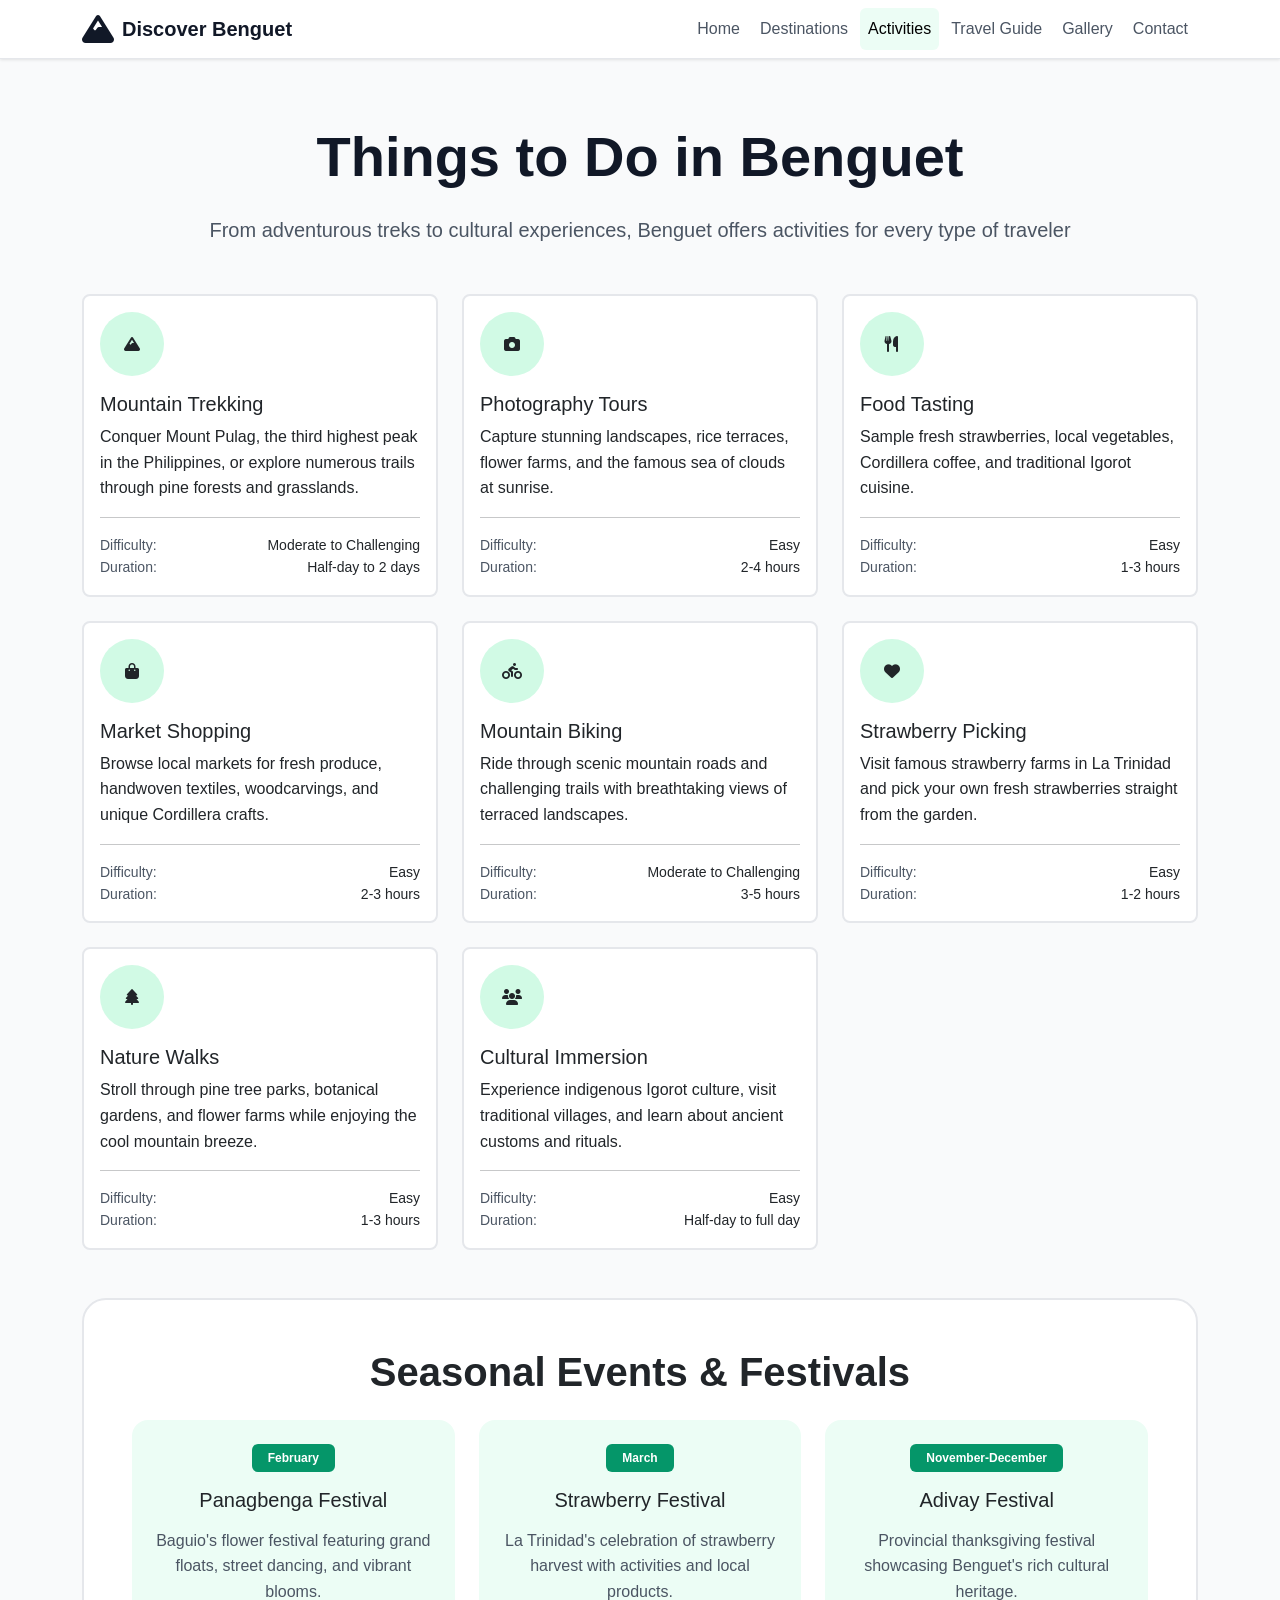
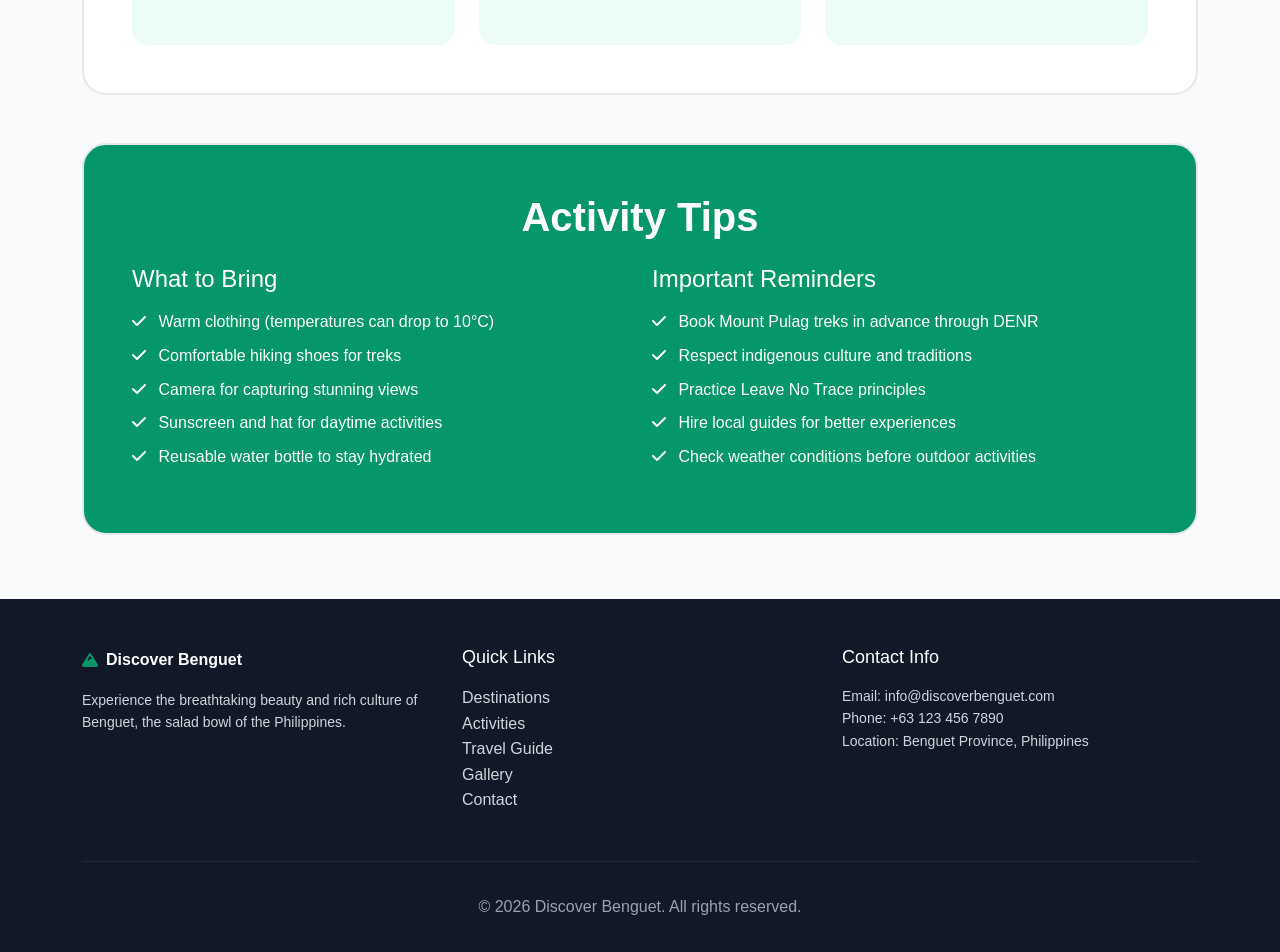
<file: activities.html>
<!DOCTYPE html>
<html lang="en">
<head>
    <meta charset="UTF-8">
    <meta name="viewport" content="width=device-width, initial-scale=1.0">
    <title>Activities - Discover Benguet</title>
    <link href="https://cdn.jsdelivr.net/npm/bootstrap@5.3.0/dist/css/bootstrap.min.css" rel="stylesheet">
    <link href="css/styles.css" rel="stylesheet">
    <link rel="stylesheet" href="https://cdnjs.cloudflare.com/ajax/libs/font-awesome/6.4.0/css/all.min.css">
</head>
<body>
    <!-- Header -->
    <nav class="navbar navbar-expand-lg sticky-top">
        <div class="container">
            <a class="navbar-brand" href="index.html">
                <i class="fas fa-mountain" style="font-size: 2rem;"></i>
                <span>Discover Benguet</span>
            </a>
            <button class="navbar-toggler" type="button" data-bs-toggle="collapse" data-bs-target="#navbarNav">
                <span class="navbar-toggler-icon"></span>
            </button>
            <div class="collapse navbar-collapse justify-content-end" id="navbarNav">
                <ul class="navbar-nav">
                    <li class="nav-item"><a class="nav-link" href="index.html">Home</a></li>
                    <li class="nav-item"><a class="nav-link" href="destinations.html">Destinations</a></li>
                    <li class="nav-item"><a class="nav-link" href="activities.html">Activities</a></li>
                    <li class="nav-item"><a class="nav-link" href="guide.html">Travel Guide</a></li>
                    <li class="nav-item"><a class="nav-link" href="gallery.html">Gallery</a></li>
                    <li class="nav-item"><a class="nav-link" href="contact.html">Contact</a></li>
                </ul>
            </div>
        </div>
    </nav>

    <!-- Page Content -->
    <div class="section-padding bg-light-gray">
        <div class="container">
            <!-- Header -->
            <div class="text-center mb-5">
                <h1 class="display-4 fw-bold mb-4">Things to Do in Benguet</h1>
                <p class="fs-5 text-gray-600">From adventurous treks to cultural experiences, Benguet offers activities for every type of traveler</p>
            </div>

            <!-- Activities Grid -->
            <div class="row g-4 mb-5">
                <div class="col-md-6 col-lg-4">
                    <div class="card card-hover-border h-100">
                        <div class="card-body">
                            <div class="icon-circle">
                                <i class="fas fa-mountain"></i>
                            </div>
                            <h5 class="card-title">Mountain Trekking</h5>
                            <p class="card-text">Conquer Mount Pulag, the third highest peak in the Philippines, or explore numerous trails through pine forests and grasslands.</p>
                            <hr>
                            <div class="d-flex justify-content-between small">
                                <span class="text-gray-600">Difficulty:</span>
                                <span class="fw-medium">Moderate to Challenging</span>
                            </div>
                            <div class="d-flex justify-content-between small">
                                <span class="text-gray-600">Duration:</span>
                                <span class="fw-medium">Half-day to 2 days</span>
                            </div>
                        </div>
                    </div>
                </div>

                <div class="col-md-6 col-lg-4">
                    <div class="card card-hover-border h-100">
                        <div class="card-body">
                            <div class="icon-circle">
                                <i class="fas fa-camera"></i>
                            </div>
                            <h5 class="card-title">Photography Tours</h5>
                            <p class="card-text">Capture stunning landscapes, rice terraces, flower farms, and the famous sea of clouds at sunrise.</p>
                            <hr>
                            <div class="d-flex justify-content-between small">
                                <span class="text-gray-600">Difficulty:</span>
                                <span class="fw-medium">Easy</span>
                            </div>
                            <div class="d-flex justify-content-between small">
                                <span class="text-gray-600">Duration:</span>
                                <span class="fw-medium">2-4 hours</span>
                            </div>
                        </div>
                    </div>
                </div>

                <div class="col-md-6 col-lg-4">
                    <div class="card card-hover-border h-100">
                        <div class="card-body">
                            <div class="icon-circle">
                                <i class="fas fa-utensils"></i>
                            </div>
                            <h5 class="card-title">Food Tasting</h5>
                            <p class="card-text">Sample fresh strawberries, local vegetables, Cordillera coffee, and traditional Igorot cuisine.</p>
                            <hr>
                            <div class="d-flex justify-content-between small">
                                <span class="text-gray-600">Difficulty:</span>
                                <span class="fw-medium">Easy</span>
                            </div>
                            <div class="d-flex justify-content-between small">
                                <span class="text-gray-600">Duration:</span>
                                <span class="fw-medium">1-3 hours</span>
                            </div>
                        </div>
                    </div>
                </div>

                <div class="col-md-6 col-lg-4">
                    <div class="card card-hover-border h-100">
                        <div class="card-body">
                            <div class="icon-circle">
                                <i class="fas fa-shopping-bag"></i>
                            </div>
                            <h5 class="card-title">Market Shopping</h5>
                            <p class="card-text">Browse local markets for fresh produce, handwoven textiles, woodcarvings, and unique Cordillera crafts.</p>
                            <hr>
                            <div class="d-flex justify-content-between small">
                                <span class="text-gray-600">Difficulty:</span>
                                <span class="fw-medium">Easy</span>
                            </div>
                            <div class="d-flex justify-content-between small">
                                <span class="text-gray-600">Duration:</span>
                                <span class="fw-medium">2-3 hours</span>
                            </div>
                        </div>
                    </div>
                </div>

                <div class="col-md-6 col-lg-4">
                    <div class="card card-hover-border h-100">
                        <div class="card-body">
                            <div class="icon-circle">
                                <i class="fas fa-biking"></i>
                            </div>
                            <h5 class="card-title">Mountain Biking</h5>
                            <p class="card-text">Ride through scenic mountain roads and challenging trails with breathtaking views of terraced landscapes.</p>
                            <hr>
                            <div class="d-flex justify-content-between small">
                                <span class="text-gray-600">Difficulty:</span>
                                <span class="fw-medium">Moderate to Challenging</span>
                            </div>
                            <div class="d-flex justify-content-between small">
                                <span class="text-gray-600">Duration:</span>
                                <span class="fw-medium">3-5 hours</span>
                            </div>
                        </div>
                    </div>
                </div>

                <div class="col-md-6 col-lg-4">
                    <div class="card card-hover-border h-100">
                        <div class="card-body">
                            <div class="icon-circle">
                                <i class="fas fa-heart"></i>
                            </div>
                            <h5 class="card-title">Strawberry Picking</h5>
                            <p class="card-text">Visit famous strawberry farms in La Trinidad and pick your own fresh strawberries straight from the garden.</p>
                            <hr>
                            <div class="d-flex justify-content-between small">
                                <span class="text-gray-600">Difficulty:</span>
                                <span class="fw-medium">Easy</span>
                            </div>
                            <div class="d-flex justify-content-between small">
                                <span class="text-gray-600">Duration:</span>
                                <span class="fw-medium">1-2 hours</span>
                            </div>
                        </div>
                    </div>
                </div>

                <div class="col-md-6 col-lg-4">
                    <div class="card card-hover-border h-100">
                        <div class="card-body">
                            <div class="icon-circle">
                                <i class="fas fa-tree"></i>
                            </div>
                            <h5 class="card-title">Nature Walks</h5>
                            <p class="card-text">Stroll through pine tree parks, botanical gardens, and flower farms while enjoying the cool mountain breeze.</p>
                            <hr>
                            <div class="d-flex justify-content-between small">
                                <span class="text-gray-600">Difficulty:</span>
                                <span class="fw-medium">Easy</span>
                            </div>
                            <div class="d-flex justify-content-between small">
                                <span class="text-gray-600">Duration:</span>
                                <span class="fw-medium">1-3 hours</span>
                            </div>
                        </div>
                    </div>
                </div>

                <div class="col-md-6 col-lg-4">
                    <div class="card card-hover-border h-100">
                        <div class="card-body">
                            <div class="icon-circle">
                                <i class="fas fa-users"></i>
                            </div>
                            <h5 class="card-title">Cultural Immersion</h5>
                            <p class="card-text">Experience indigenous Igorot culture, visit traditional villages, and learn about ancient customs and rituals.</p>
                            <hr>
                            <div class="d-flex justify-content-between small">
                                <span class="text-gray-600">Difficulty:</span>
                                <span class="fw-medium">Easy</span>
                            </div>
                            <div class="d-flex justify-content-between small">
                                <span class="text-gray-600">Duration:</span>
                                <span class="fw-medium">Half-day to full day</span>
                            </div>
                        </div>
                    </div>
                </div>
            </div>

            <!-- Seasonal Events -->
            <div class="card rounded-2xl mb-5">
                <div class="card-body p-5">
                    <h2 class="display-6 fw-bold text-center mb-4">Seasonal Events & Festivals</h2>
                    <div class="row g-4">
                        <div class="col-md-4">
                            <div class="text-center p-4 rounded-xl bg-emerald-50">
                                <span class="badge bg-emerald text-white px-3 py-2 mb-3">February</span>
                                <h5 class="mb-3">Panagbenga Festival</h5>
                                <p class="text-gray-600">Baguio's flower festival featuring grand floats, street dancing, and vibrant blooms.</p>
                            </div>
                        </div>
                        <div class="col-md-4">
                            <div class="text-center p-4 rounded-xl bg-emerald-50">
                                <span class="badge bg-emerald text-white px-3 py-2 mb-3">March</span>
                                <h5 class="mb-3">Strawberry Festival</h5>
                                <p class="text-gray-600">La Trinidad's celebration of strawberry harvest with activities and local products.</p>
                            </div>
                        </div>
                        <div class="col-md-4">
                            <div class="text-center p-4 rounded-xl bg-emerald-50">
                                <span class="badge bg-emerald text-white px-3 py-2 mb-3">November-December</span>
                                <h5 class="mb-3">Adivay Festival</h5>
                                <p class="text-gray-600">Provincial thanksgiving festival showcasing Benguet's rich cultural heritage.</p>
                            </div>
                        </div>
                    </div>
                </div>
            </div>

            <!-- Tips Section -->
            <div class="card bg-emerald text-white rounded-2xl">
                <div class="card-body p-5">
                    <h2 class="display-6 fw-bold text-center mb-4">Activity Tips</h2>
                    <div class="row g-4">
                        <div class="col-md-6">
                            <h4 class="mb-3">What to Bring</h4>
                            <ul class="list-unstyled">
                                <li class="mb-2"><i class="fas fa-check text-emerald-300 me-2"></i> Warm clothing (temperatures can drop to 10°C)</li>
                                <li class="mb-2"><i class="fas fa-check text-emerald-300 me-2"></i> Comfortable hiking shoes for treks</li>
                                <li class="mb-2"><i class="fas fa-check text-emerald-300 me-2"></i> Camera for capturing stunning views</li>
                                <li class="mb-2"><i class="fas fa-check text-emerald-300 me-2"></i> Sunscreen and hat for daytime activities</li>
                                <li class="mb-2"><i class="fas fa-check text-emerald-300 me-2"></i> Reusable water bottle to stay hydrated</li>
                            </ul>
                        </div>
                        <div class="col-md-6">
                            <h4 class="mb-3">Important Reminders</h4>
                            <ul class="list-unstyled">
                                <li class="mb-2"><i class="fas fa-check text-emerald-300 me-2"></i> Book Mount Pulag treks in advance through DENR</li>
                                <li class="mb-2"><i class="fas fa-check text-emerald-300 me-2"></i> Respect indigenous culture and traditions</li>
                                <li class="mb-2"><i class="fas fa-check text-emerald-300 me-2"></i> Practice Leave No Trace principles</li>
                                <li class="mb-2"><i class="fas fa-check text-emerald-300 me-2"></i> Hire local guides for better experiences</li>
                                <li class="mb-2"><i class="fas fa-check text-emerald-300 me-2"></i> Check weather conditions before outdoor activities</li>
                            </ul>
                        </div>
                    </div>
                </div>
            </div>
        </div>
    </div>

    <!-- Footer -->
    <footer class="site-footer">
        <div class="container">
            <div class="row g-4">
                <div class="col-md-4">
                    <div class="d-flex align-items-center gap-2 mb-3">
                        <i class="fas fa-mountain text-emerald-600"></i>
                        <span class="text-white fw-bold">Discover Benguet</span>
                    </div>
                    <p class="small">Experience the breathtaking beauty and rich culture of Benguet, the salad bowl of the Philippines.</p>
                </div>
                <div class="col-md-4">
                    <h3>Quick Links</h3>
                    <ul class="list-unstyled">
                        <li><a href="destinations.html">Destinations</a></li>
                        <li><a href="activities.html">Activities</a></li>
                        <li><a href="guide.html">Travel Guide</a></li>
                        <li><a href="gallery.html">Gallery</a></li>
                        <li><a href="contact.html">Contact</a></li>
                    </ul>
                </div>
                <div class="col-md-4">
                    <h3>Contact Info</h3>
                    <ul class="list-unstyled small">
                        <li>Email: info@discoverbenguet.com</li>
                        <li>Phone: +63 123 456 7890</li>
                        <li>Location: Benguet Province, Philippines</li>
                    </ul>
                </div>
            </div>
            <div class="footer-bottom">
                <p>&copy; 2026 Discover Benguet. All rights reserved.</p>
            </div>
        </div>
    </footer>

    <script src="https://cdn.jsdelivr.net/npm/bootstrap@5.3.0/dist/js/bootstrap.bundle.min.js"></script>
    <script src="js/script.js"></script>
</body>
</html>
</file>
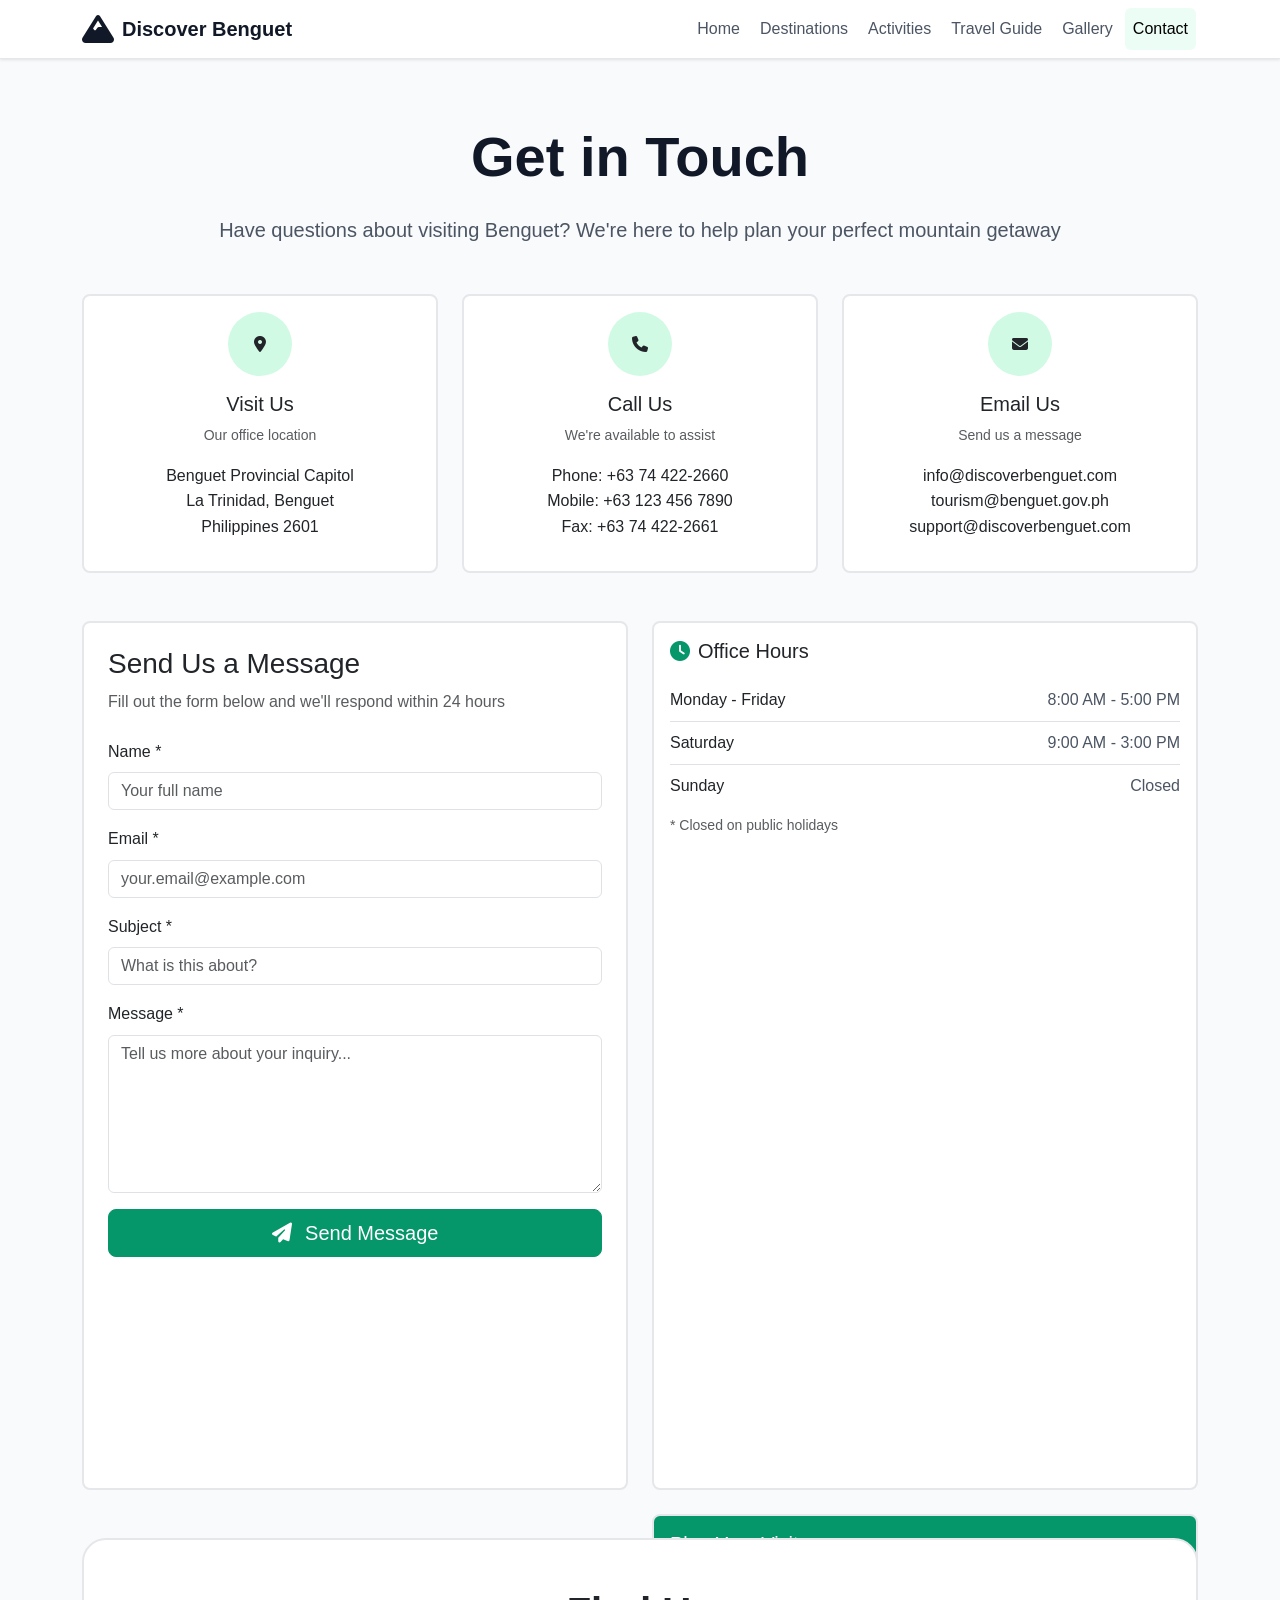
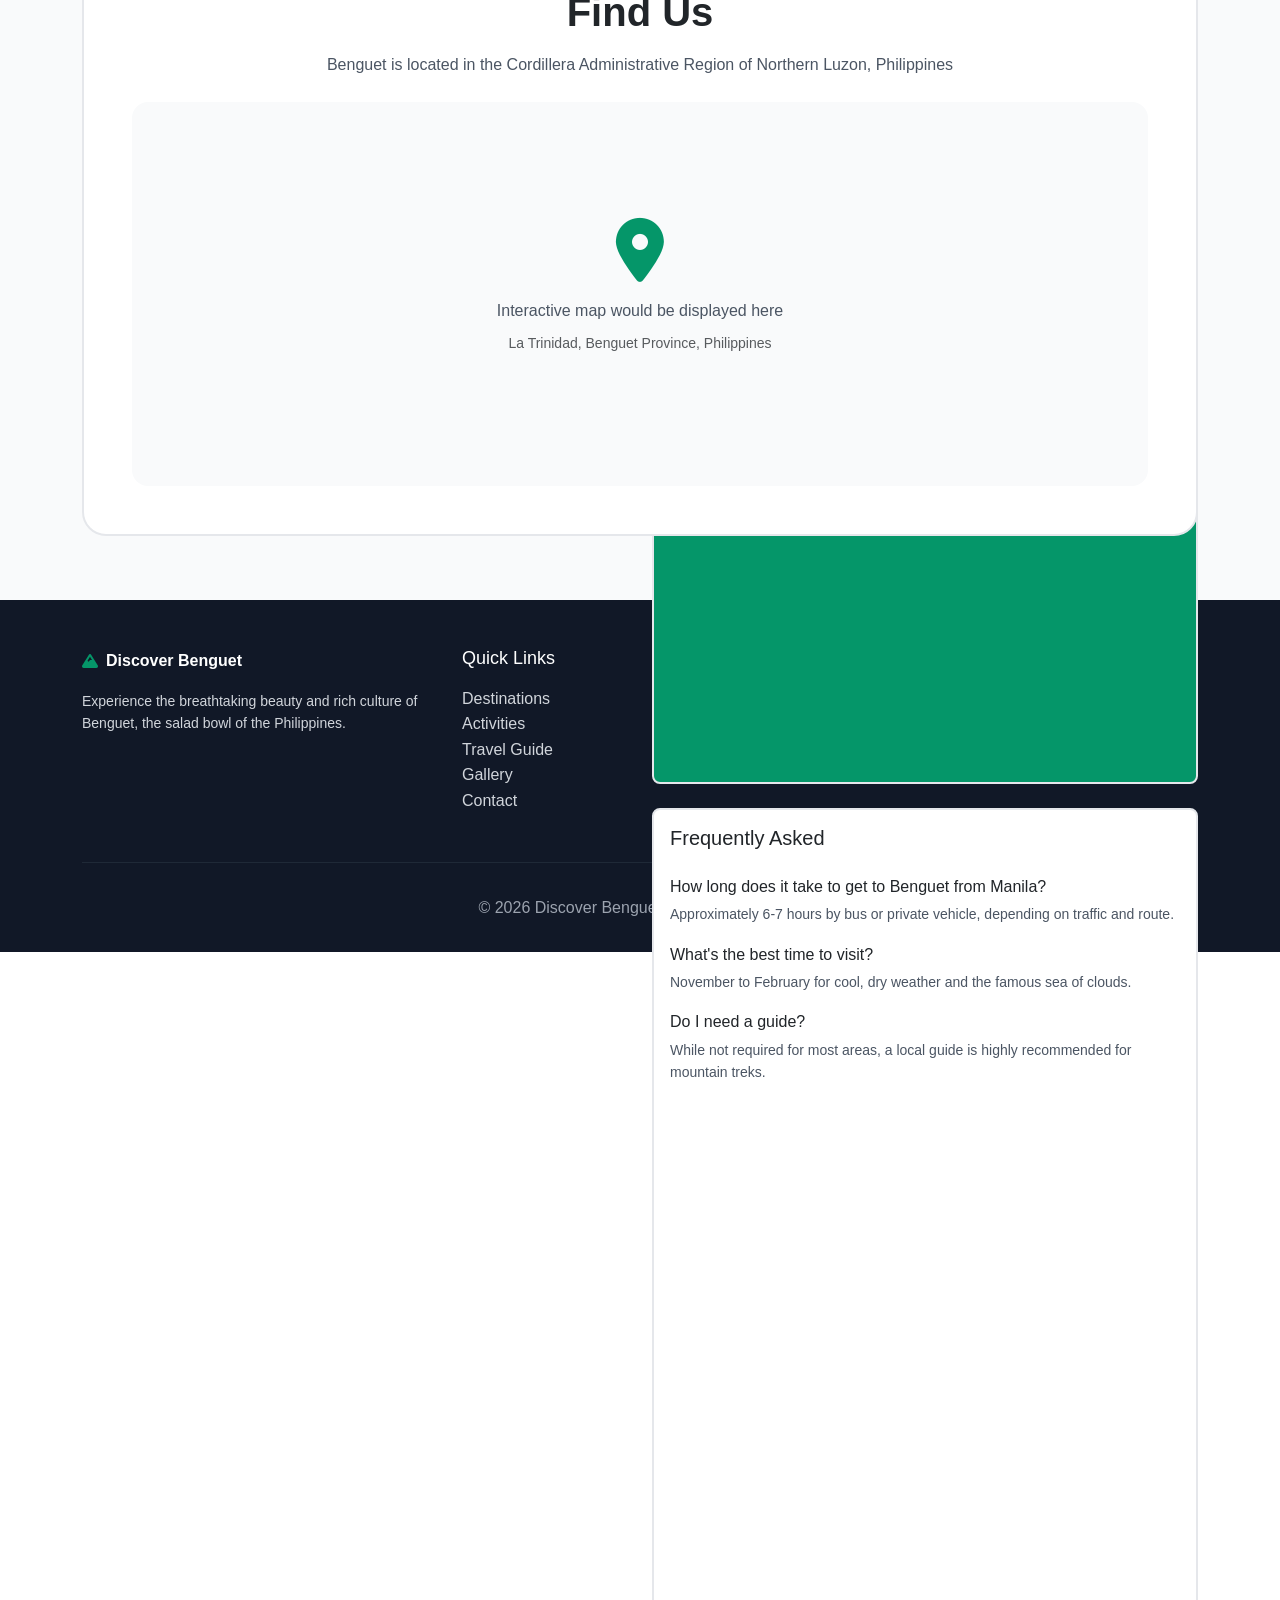
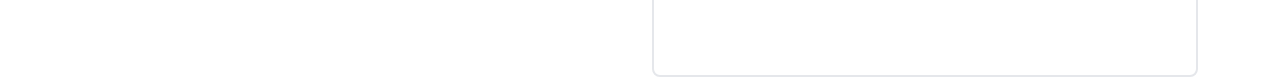
<file: contact.html>
<!DOCTYPE html>
<html lang="en">
<head>
    <meta charset="UTF-8">
    <meta name="viewport" content="width=device-width, initial-scale=1.0">
    <title>Contact - Discover Benguet</title>
    <link href="https://cdn.jsdelivr.net/npm/bootstrap@5.3.0/dist/css/bootstrap.min.css" rel="stylesheet">
    <link href="css/styles.css" rel="stylesheet">
    <link rel="stylesheet" href="https://cdnjs.cloudflare.com/ajax/libs/font-awesome/6.4.0/css/all.min.css">
</head>
<body>
    <!-- Header -->
    <nav class="navbar navbar-expand-lg sticky-top">
        <div class="container">
            <a class="navbar-brand" href="index.html">
                <i class="fas fa-mountain" style="font-size: 2rem;"></i>
                <span>Discover Benguet</span>
            </a>
            <button class="navbar-toggler" type="button" data-bs-toggle="collapse" data-bs-target="#navbarNav">
                <span class="navbar-toggler-icon"></span>
            </button>
            <div class="collapse navbar-collapse justify-content-end" id="navbarNav">
                <ul class="navbar-nav">
                    <li class="nav-item"><a class="nav-link" href="index.html">Home</a></li>
                    <li class="nav-item"><a class="nav-link" href="destinations.html">Destinations</a></li>
                    <li class="nav-item"><a class="nav-link" href="activities.html">Activities</a></li>
                    <li class="nav-item"><a class="nav-link" href="guide.html">Travel Guide</a></li>
                    <li class="nav-item"><a class="nav-link" href="gallery.html">Gallery</a></li>
                    <li class="nav-item"><a class="nav-link" href="contact.html">Contact</a></li>
                </ul>
            </div>
        </div>
    </nav>

    <!-- Page Content -->
    <div class="section-padding bg-light-gray">
        <div class="container">
            <!-- Header -->
            <div class="text-center mb-5">
                <h1 class="display-4 fw-bold mb-4">Get in Touch</h1>
                <p class="fs-5 text-gray-600">Have questions about visiting Benguet? We're here to help plan your perfect mountain getaway</p>
            </div>

            <!-- Contact Info Cards -->
            <div class="row g-4 mb-5">
                <div class="col-md-4">
                    <div class="card h-100">
                        <div class="card-body text-center">
                            <div class="icon-circle">
                                <i class="fas fa-map-marker-alt"></i>
                            </div>
                            <h5 class="card-title">Visit Us</h5>
                            <p class="text-muted small mb-3">Our office location</p>
                            <p class="text-gray-700">
                                Benguet Provincial Capitol<br>
                                La Trinidad, Benguet<br>
                                Philippines 2601
                            </p>
                        </div>
                    </div>
                </div>

                <div class="col-md-4">
                    <div class="card h-100">
                        <div class="card-body text-center">
                            <div class="icon-circle">
                                <i class="fas fa-phone"></i>
                            </div>
                            <h5 class="card-title">Call Us</h5>
                            <p class="text-muted small mb-3">We're available to assist</p>
                            <p class="text-gray-700">
                                Phone: +63 74 422-2660<br>
                                Mobile: +63 123 456 7890<br>
                                Fax: +63 74 422-2661
                            </p>
                        </div>
                    </div>
                </div>

                <div class="col-md-4">
                    <div class="card h-100">
                        <div class="card-body text-center">
                            <div class="icon-circle">
                                <i class="fas fa-envelope"></i>
                            </div>
                            <h5 class="card-title">Email Us</h5>
                            <p class="text-muted small mb-3">Send us a message</p>
                            <p class="text-gray-700">
                                info@discoverbenguet.com<br>
                                tourism@benguet.gov.ph<br>
                                support@discoverbenguet.com
                            </p>
                        </div>
                    </div>
                </div>
            </div>

            <!-- Contact Form and Additional Info -->
            <div class="row g-4">
                <div class="col-lg-6">
                    <div class="card h-100">
                        <div class="card-body p-4">
                            <h3 class="mb-2">Send Us a Message</h3>
                            <p class="text-muted mb-4">Fill out the form below and we'll respond within 24 hours</p>

                            <form id="contact-form">
                                <div class="mb-3">
                                    <label for="name" class="form-label">Name *</label>
                                    <input type="text" class="form-control" id="name" placeholder="Your full name" required>
                                </div>

                                <div class="mb-3">
                                    <label for="email" class="form-label">Email *</label>
                                    <input type="email" class="form-control" id="email" placeholder="your.email@example.com" required>
                                </div>

                                <div class="mb-3">
                                    <label for="subject" class="form-label">Subject *</label>
                                    <input type="text" class="form-control" id="subject" placeholder="What is this about?" required>
                                </div>

                                <div class="mb-3">
                                    <label for="message" class="form-label">Message *</label>
                                    <textarea class="form-control" id="message" rows="6" placeholder="Tell us more about your inquiry..." required></textarea>
                                </div>

                                <button type="submit" class="btn btn-emerald btn-lg w-100">
                                    <i class="fas fa-paper-plane me-2"></i>
                                    Send Message
                                </button>
                            </form>
                        </div>
                    </div>
                </div>

                <div class="col-lg-6">
                    <!-- Office Hours -->
                    <div class="card mb-4">
                        <div class="card-body">
                            <h5 class="card-title d-flex align-items-center gap-2 mb-4">
                                <i class="fas fa-clock text-emerald-600"></i>
                                Office Hours
                            </h5>
                            <div class="d-flex justify-content-between pb-2 border-bottom mb-2">
                                <span class="fw-medium">Monday - Friday</span>
                                <span class="text-gray-600">8:00 AM - 5:00 PM</span>
                            </div>
                            <div class="d-flex justify-content-between pb-2 border-bottom mb-2">
                                <span class="fw-medium">Saturday</span>
                                <span class="text-gray-600">9:00 AM - 3:00 PM</span>
                            </div>
                            <div class="d-flex justify-content-between">
                                <span class="fw-medium">Sunday</span>
                                <span class="text-gray-600">Closed</span>
                            </div>
                            <p class="small text-muted mt-3 mb-0">* Closed on public holidays</p>
                        </div>
                    </div>

                    <!-- Plan Your Visit -->
                    <div class="card bg-emerald text-white mb-4">
                        <div class="card-body">
                            <h5 class="card-title mb-3">Plan Your Visit</h5>
                            <p class="mb-3">Looking to plan your trip to Benguet? Our team can help you with:</p>
                            <ul class="list-unstyled">
                                <li class="mb-2"><i class="fas fa-check text-emerald-300 me-2"></i> Customized itinerary planning</li>
                                <li class="mb-2"><i class="fas fa-check text-emerald-300 me-2"></i> Accommodation recommendations</li>
                                <li class="mb-2"><i class="fas fa-check text-emerald-300 me-2"></i> Transportation arrangements</li>
                                <li class="mb-2"><i class="fas fa-check text-emerald-300 me-2"></i> Local guide services</li>
                                <li class="mb-2"><i class="fas fa-check text-emerald-300 me-2"></i> Cultural experience packages</li>
                            </ul>
                        </div>
                    </div>

                    <!-- FAQ -->
                    <div class="card">
                        <div class="card-body">
                            <h5 class="card-title mb-4">Frequently Asked</h5>
                            <div class="mb-3">
                                <p class="fw-medium mb-1">How long does it take to get to Benguet from Manila?</p>
                                <p class="small text-gray-600 mb-0">Approximately 6-7 hours by bus or private vehicle, depending on traffic and route.</p>
                            </div>
                            <div class="mb-3">
                                <p class="fw-medium mb-1">What's the best time to visit?</p>
                                <p class="small text-gray-600 mb-0">November to February for cool, dry weather and the famous sea of clouds.</p>
                            </div>
                            <div>
                                <p class="fw-medium mb-1">Do I need a guide?</p>
                                <p class="small text-gray-600 mb-0">While not required for most areas, a local guide is highly recommended for mountain treks.</p>
                            </div>
                        </div>
                    </div>
                </div>
            </div>

            <!-- Map Section -->
            <div class="card rounded-2xl mt-5">
                <div class="card-body p-5 text-center">
                    <h2 class="display-6 fw-bold mb-3">Find Us</h2>
                    <p class="text-gray-600 mb-4">Benguet is located in the Cordillera Administrative Region of Northern Luzon, Philippines</p>
                    <div class="bg-light-gray rounded-xl d-flex align-items-center justify-content-center" style="height: 24rem;">
                        <div class="text-center">
                            <i class="fas fa-map-marker-alt text-emerald-600" style="font-size: 4rem;"></i>
                            <p class="text-gray-600 mt-3 mb-2">Interactive map would be displayed here</p>
                            <p class="small text-muted">La Trinidad, Benguet Province, Philippines</p>
                        </div>
                    </div>
                </div>
            </div>
        </div>
    </div>

    <!-- Footer -->
    <footer class="site-footer">
        <div class="container">
            <div class="row g-4">
                <div class="col-md-4">
                    <div class="d-flex align-items-center gap-2 mb-3">
                        <i class="fas fa-mountain text-emerald-600"></i>
                        <span class="text-white fw-bold">Discover Benguet</span>
                    </div>
                    <p class="small">Experience the breathtaking beauty and rich culture of Benguet, the salad bowl of the Philippines.</p>
                </div>
                <div class="col-md-4">
                    <h3>Quick Links</h3>
                    <ul class="list-unstyled">
                        <li><a href="destinations.html">Destinations</a></li>
                        <li><a href="activities.html">Activities</a></li>
                        <li><a href="guide.html">Travel Guide</a></li>
                        <li><a href="gallery.html">Gallery</a></li>
                        <li><a href="contact.html">Contact</a></li>
                    </ul>
                </div>
                <div class="col-md-4">
                    <h3>Contact Info</h3>
                    <ul class="list-unstyled small">
                        <li>Email: info@discoverbenguet.com</li>
                        <li>Phone: +63 123 456 7890</li>
                        <li>Location: Benguet Province, Philippines</li>
                    </ul>
                </div>
            </div>
            <div class="footer-bottom">
                <p>&copy; 2026 Discover Benguet. All rights reserved.</p>
            </div>
        </div>
    </footer>

    <script src="https://cdn.jsdelivr.net/npm/bootstrap@5.3.0/dist/js/bootstrap.bundle.min.js"></script>
    <script src="js/script.js"></script>
</body>
</html>
</file>
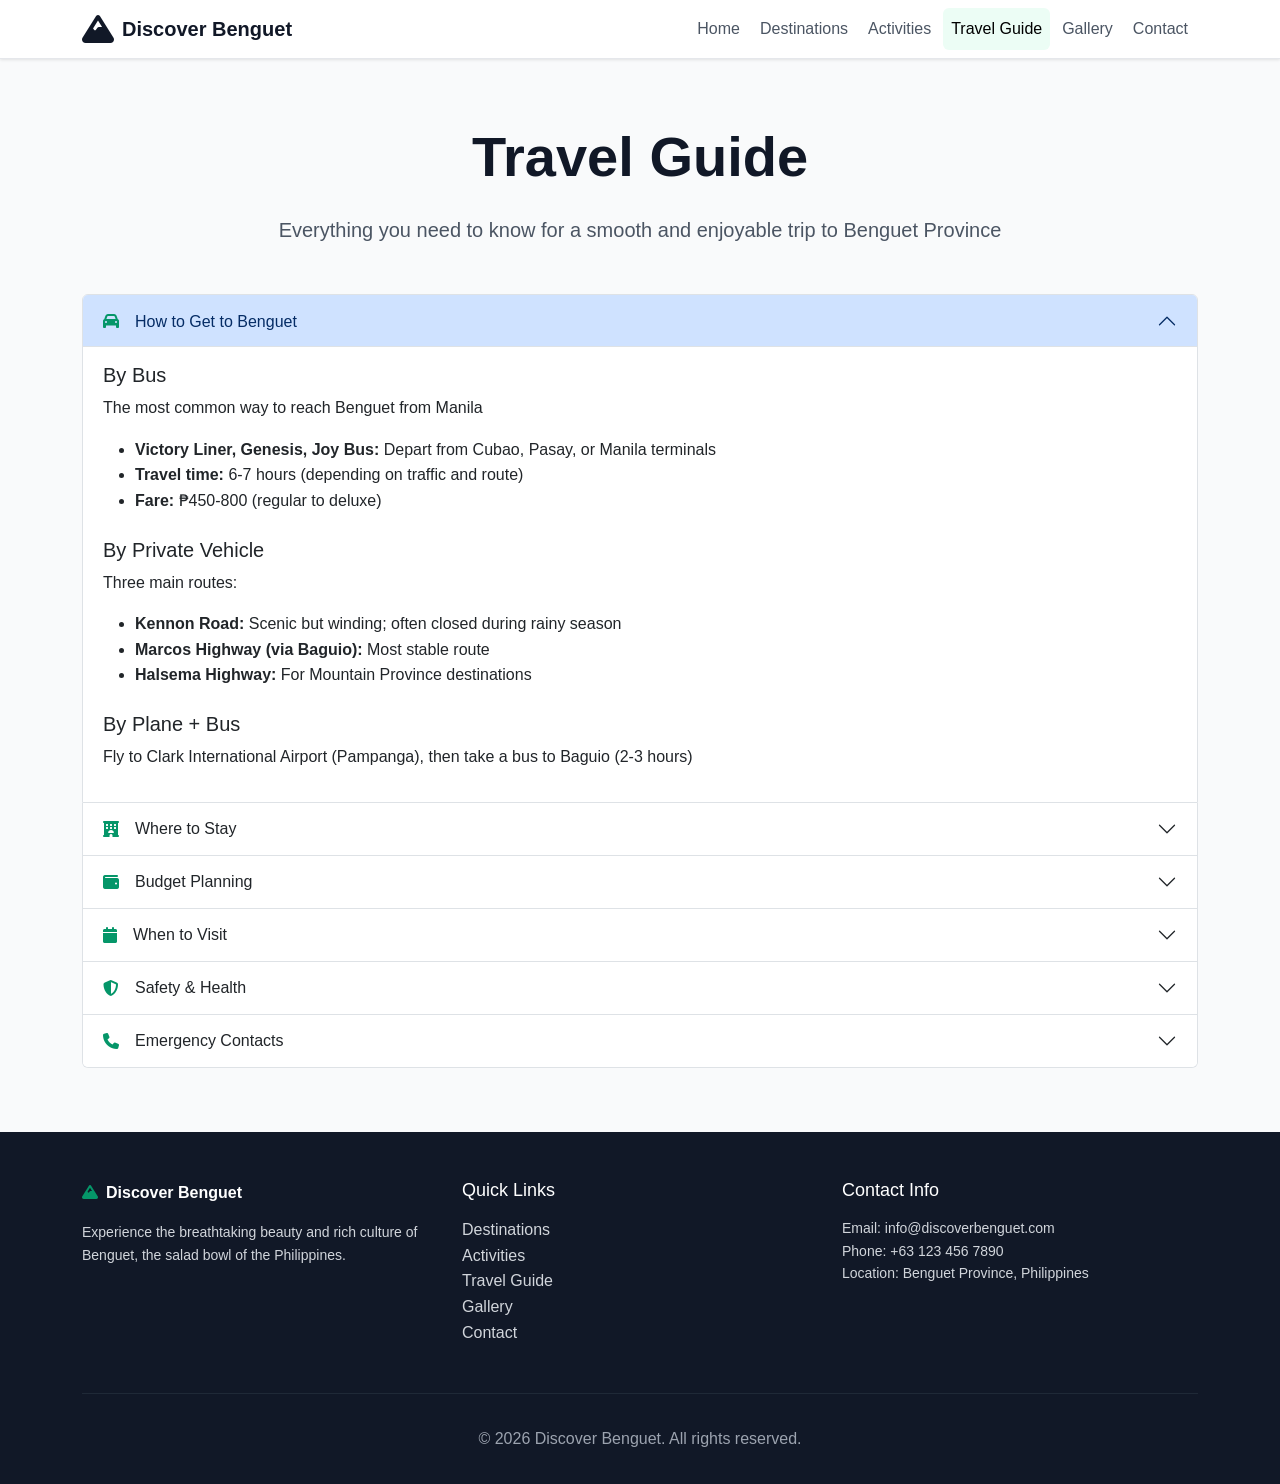
<file: guide.html>
<!DOCTYPE html>
<html lang="en">
<head>
    <meta charset="UTF-8">
    <meta name="viewport" content="width=device-width, initial-scale=1.0">
    <title>Travel Guide - Discover Benguet</title>
    <link href="https://cdn.jsdelivr.net/npm/bootstrap@5.3.0/dist/css/bootstrap.min.css" rel="stylesheet">
    <link href="css/styles.css" rel="stylesheet">
    <link rel="stylesheet" href="https://cdnjs.cloudflare.com/ajax/libs/font-awesome/6.4.0/css/all.min.css">
</head>
<body>
    <!-- Header -->
    <nav class="navbar navbar-expand-lg sticky-top">
        <div class="container">
            <a class="navbar-brand" href="index.html">
                <i class="fas fa-mountain" style="font-size: 2rem;"></i>
                <span>Discover Benguet</span>
            </a>
            <button class="navbar-toggler" type="button" data-bs-toggle="collapse" data-bs-target="#navbarNav">
                <span class="navbar-toggler-icon"></span>
            </button>
            <div class="collapse navbar-collapse justify-content-end" id="navbarNav">
                <ul class="navbar-nav">
                    <li class="nav-item"><a class="nav-link" href="index.html">Home</a></li>
                    <li class="nav-item"><a class="nav-link" href="destinations.html">Destinations</a></li>
                    <li class="nav-item"><a class="nav-link" href="activities.html">Activities</a></li>
                    <li class="nav-item"><a class="nav-link" href="guide.html">Travel Guide</a></li>
                    <li class="nav-item"><a class="nav-link" href="gallery.html">Gallery</a></li>
                    <li class="nav-item"><a class="nav-link" href="contact.html">Contact</a></li>
                </ul>
            </div>
        </div>
    </nav>

    <!-- Page Content -->
    <div class="section-padding bg-light-gray">
        <div class="container">
            <!-- Header -->
            <div class="text-center mb-5">
                <h1 class="display-4 fw-bold mb-4">Travel Guide</h1>
                <p class="fs-5 text-gray-600">Everything you need to know for a smooth and enjoyable trip to Benguet Province</p>
            </div>

            <!-- Accordion for Mobile Friendly Guide -->
            <div class="accordion" id="guideAccordion">
                <!-- Getting There -->
                <div class="accordion-item">
                    <h2 class="accordion-header">
                        <button class="accordion-button" type="button" data-bs-toggle="collapse" data-bs-target="#gettingThere">
                            <i class="fas fa-car text-emerald-600 me-3"></i> How to Get to Benguet
                        </button>
                    </h2>
                    <div id="gettingThere" class="accordion-collapse collapse show" data-bs-parent="#guideAccordion">
                        <div class="accordion-body">
                            <h5>By Bus</h5>
                            <p>The most common way to reach Benguet from Manila</p>
                            <ul>
                                <li><strong>Victory Liner, Genesis, Joy Bus:</strong> Depart from Cubao, Pasay, or Manila terminals</li>
                                <li><strong>Travel time:</strong> 6-7 hours (depending on traffic and route)</li>
                                <li><strong>Fare:</strong> ₱450-800 (regular to deluxe)</li>
                            </ul>

                            <h5 class="mt-4">By Private Vehicle</h5>
                            <p>Three main routes:</p>
                            <ul>
                                <li><strong>Kennon Road:</strong> Scenic but winding; often closed during rainy season</li>
                                <li><strong>Marcos Highway (via Baguio):</strong> Most stable route</li>
                                <li><strong>Halsema Highway:</strong> For Mountain Province destinations</li>
                            </ul>

                            <h5 class="mt-4">By Plane + Bus</h5>
                            <p>Fly to Clark International Airport (Pampanga), then take a bus to Baguio (2-3 hours)</p>
                        </div>
                    </div>
                </div>

                <!-- Accommodation -->
                <div class="accordion-item">
                    <h2 class="accordion-header">
                        <button class="accordion-button collapsed" type="button" data-bs-toggle="collapse" data-bs-target="#accommodation">
                            <i class="fas fa-hotel text-emerald-600 me-3"></i> Where to Stay
                        </button>
                    </h2>
                    <div id="accommodation" class="accordion-collapse collapse" data-bs-parent="#guideAccordion">
                        <div class="accordion-body">
                            <h5>Budget Options (₱500-1,500 per night)</h5>
                            <ul>
                                <li>Hostels and dormitories</li>
                                <li>Budget hotels and inns</li>
                                <li>Homestays with local families</li>
                            </ul>

                            <h5 class="mt-4">Mid-Range Options (₱1,500-4,000 per night)</h5>
                            <ul>
                                <li>Comfortable hotels with amenities</li>
                                <li>Bed and breakfast establishments</li>
                                <li>Transient houses</li>
                            </ul>

                            <h5 class="mt-4">Luxury Options (₱4,000+ per night)</h5>
                            <ul>
                                <li>Premium hotels and resorts</li>
                                <li>Boutique hotels with mountain views</li>
                                <li>Private vacation homes and villas</li>
                            </ul>

                            <div class="alert alert-success mt-4">
                                <strong>Booking Tips:</strong>
                                <ul class="mb-0">
                                    <li>Book in advance during peak season (December-February)</li>
                                    <li>Check for proximity to main attractions</li>
                                    <li>Many accommodations offer free breakfast</li>
                                </ul>
                            </div>
                        </div>
                    </div>
                </div>

                <!-- Budget -->
                <div class="accordion-item">
                    <h2 class="accordion-header">
                        <button class="accordion-button collapsed" type="button" data-bs-toggle="collapse" data-bs-target="#budget">
                            <i class="fas fa-wallet text-emerald-600 me-3"></i> Budget Planning
                        </button>
                    </h2>
                    <div id="budget" class="accordion-collapse collapse" data-bs-parent="#guideAccordion">
                        <div class="accordion-body">
                            <h5>Daily Budget Breakdown</h5>
                            <div class="table-responsive">
                                <table class="table table-striped">
                                    <tbody>
                                        <tr>
                                            <td>Accommodation</td>
                                            <td class="text-end text-emerald-600 fw-bold">₱800-3,000</td>
                                        </tr>
                                        <tr>
                                            <td>Meals (3x a day)</td>
                                            <td class="text-end text-emerald-600 fw-bold">₱500-1,200</td>
                                        </tr>
                                        <tr>
                                            <td>Transportation</td>
                                            <td class="text-end text-emerald-600 fw-bold">₱200-500</td>
                                        </tr>
                                        <tr>
                                            <td>Activities/Entrance Fees</td>
                                            <td class="text-end text-emerald-600 fw-bold">₱300-800</td>
                                        </tr>
                                        <tr class="table-success">
                                            <td><strong>Total per day</strong></td>
                                            <td class="text-end fw-bold">₱1,800-5,500</td>
                                        </tr>
                                    </tbody>
                                </table>
                            </div>

                            <h5 class="mt-4">Money-Saving Tips</h5>
                            <ul>
                                <li>Eat at local carinderias for authentic and cheap meals</li>
                                <li>Use jeepneys and tricycles instead of taxis</li>
                                <li>Visit free attractions like parks and viewpoints</li>
                                <li>Shop at public markets for souvenirs</li>
                                <li>Travel during off-peak season for lower prices</li>
                            </ul>
                        </div>
                    </div>
                </div>

                <!-- Best Time -->
                <div class="accordion-item">
                    <h2 class="accordion-header">
                        <button class="accordion-button collapsed" type="button" data-bs-toggle="collapse" data-bs-target="#bestTime">
                            <i class="fas fa-calendar text-emerald-600 me-3"></i> When to Visit
                        </button>
                    </h2>
                    <div id="bestTime" class="accordion-collapse collapse" data-bs-parent="#guideAccordion">
                        <div class="accordion-body">
                            <div class="mb-4">
                                <h5 class="text-emerald-700">Peak Season (November - February)</h5>
                                <p>Best weather with cool, dry conditions</p>
                                <ul>
                                    <li>Temperature: 10-20°C</li>
                                    <li>Pros: Perfect weather, sea of clouds at Mt. Pulag</li>
                                    <li>Cons: Crowded, higher prices</li>
                                </ul>
                            </div>

                            <div class="mb-4">
                                <h5>Flower Season (February - March)</h5>
                                <p>Panagbenga Festival and blooming flowers</p>
                                <ul>
                                    <li>Temperature: 12-22°C</li>
                                    <li>Pros: Colorful festivals, flower gardens in full bloom</li>
                                    <li>Cons: Very crowded during festival week</li>
                                </ul>
                            </div>

                            <div class="mb-4">
                                <h5>Summer (March - May)</h5>
                                <p>Warmer but still pleasant</p>
                                <ul>
                                    <li>Temperature: 15-25°C</li>
                                    <li>Pros: Ideal for hiking, less crowded</li>
                                    <li>Cons: Hotter than usual for Benguet</li>
                                </ul>
                            </div>

                            <div>
                                <h5>Rainy Season (June - October)</h5>
                                <p>Lush greenery but wet</p>
                                <ul>
                                    <li>Temperature: 15-23°C</li>
                                    <li>Pros: Lowest prices, verdant landscapes</li>
                                    <li>Cons: Frequent rain, some roads may be closed, landslide risks</li>
                                </ul>
                            </div>
                        </div>
                    </div>
                </div>

                <!-- Safety -->
                <div class="accordion-item">
                    <h2 class="accordion-header">
                        <button class="accordion-button collapsed" type="button" data-bs-toggle="collapse" data-bs-target="#safety">
                            <i class="fas fa-shield-alt text-emerald-600 me-3"></i> Safety & Health
                        </button>
                    </h2>
                    <div id="safety" class="accordion-collapse collapse" data-bs-parent="#guideAccordion">
                        <div class="accordion-body">
                            <h5>Health Reminders</h5>
                            <ul>
                                <li>Bring warm clothing; temperatures can drop significantly</li>
                                <li>Stay hydrated, especially during treks and hikes</li>
                                <li>Bring medication for altitude sickness if climbing Mt. Pulag</li>
                                <li>Apply sunscreen; UV rays are stronger at higher altitudes</li>
                                <li>Drink only bottled or purified water</li>
                            </ul>

                            <h5 class="mt-4">Travel Safety</h5>
                            <ul>
                                <li>Check road conditions, especially during rainy season</li>
                                <li>Keep valuables secure in crowded areas</li>
                                <li>Inform someone of your itinerary, especially for treks</li>
                                <li>Hire registered guides for mountain activities</li>
                                <li>Keep emergency numbers handy</li>
                            </ul>

                            <div class="alert alert-warning mt-4">
                                <i class="fas fa-exclamation-triangle me-2"></i>
                                <strong>Important Notice:</strong> Always check weather forecasts and local advisories before traveling. Some routes may be closed during typhoons or heavy rain.
                            </div>
                        </div>
                    </div>
                </div>

                <!-- Emergency Contacts -->
                <div class="accordion-item">
                    <h2 class="accordion-header">
                        <button class="accordion-button collapsed" type="button" data-bs-toggle="collapse" data-bs-target="#contacts">
                            <i class="fas fa-phone text-emerald-600 me-3"></i> Emergency Contacts
                        </button>
                    </h2>
                    <div id="contacts" class="accordion-collapse collapse" data-bs-parent="#guideAccordion">
                        <div class="accordion-body">
                            <div class="alert alert-danger">
                                <h5>Emergency Services</h5>
                                <ul class="mb-0">
                                    <li>National Emergency Hotline: 911</li>
                                    <li>PNP Benguet: (074) 424-5555</li>
                                    <li>Baguio General Hospital: (074) 442-4216</li>
                                </ul>
                            </div>

                            <div class="alert alert-success">
                                <h5>Tourism Offices</h5>
                                <ul class="mb-0">
                                    <li>Benguet Tourism Office: (074) 422-2660</li>
                                    <li>Baguio Tourism Office: (074) 442-7014</li>
                                    <li>DOT CAR: (074) 442-6708</li>
                                </ul>
                            </div>

                            <div class="alert alert-info">
                                <h5>Weather & Road Updates</h5>
                                <ul class="mb-0">
                                    <li>PAGASA: (074) 442-3341</li>
                                    <li>DPWH Benguet: (074) 442-4633</li>
                                </ul>
                            </div>
                        </div>
                    </div>
                </div>
            </div>
        </div>
    </div>

    <!-- Footer -->
    <footer class="site-footer">
        <div class="container">
            <div class="row g-4">
                <div class="col-md-4">
                    <div class="d-flex align-items-center gap-2 mb-3">
                        <i class="fas fa-mountain text-emerald-600"></i>
                        <span class="text-white fw-bold">Discover Benguet</span>
                    </div>
                    <p class="small">Experience the breathtaking beauty and rich culture of Benguet, the salad bowl of the Philippines.</p>
                </div>
                <div class="col-md-4">
                    <h3>Quick Links</h3>
                    <ul class="list-unstyled">
                        <li><a href="destinations.html">Destinations</a></li>
                        <li><a href="activities.html">Activities</a></li>
                        <li><a href="guide.html">Travel Guide</a></li>
                        <li><a href="gallery.html">Gallery</a></li>
                        <li><a href="contact.html">Contact</a></li>
                    </ul>
                </div>
                <div class="col-md-4">
                    <h3>Contact Info</h3>
                    <ul class="list-unstyled small">
                        <li>Email: info@discoverbenguet.com</li>
                        <li>Phone: +63 123 456 7890</li>
                        <li>Location: Benguet Province, Philippines</li>
                    </ul>
                </div>
            </div>
            <div class="footer-bottom">
                <p>&copy; 2026 Discover Benguet. All rights reserved.</p>
            </div>
        </div>
    </footer>

    <script src="https://cdn.jsdelivr.net/npm/bootstrap@5.3.0/dist/js/bootstrap.bundle.min.js"></script>
    <script src="js/script.js"></script>
</body>
</html>
</file>
<file: css/styles.css>
/* Benguet Travel Website - Custom Styles */

:root {
  --emerald-50: #ecfdf5;
  --emerald-100: #d1fae5;
  --emerald-300: #6ee7b7;
  --emerald-500: #10b981;
  --emerald-600: #059669;
  --emerald-700: #047857;
  --gray-50: #f9fafb;
  --gray-100: #f3f4f6;
  --gray-200: #e5e7eb;
  --gray-300: #d1d5db;
  --gray-400: #9ca3af;
  --gray-500: #6b7280;
  --gray-600: #4b5563;
  --gray-700: #374151;
  --gray-800: #1f2937;
  --gray-900: #111827;
}

* {
  margin: 0;
  padding: 0;
  box-sizing: border-box;
}

body {
  font-family: -apple-system, BlinkMacSystemFont, 'Segoe UI', Roboto, 'Helvetica Neue', Arial, sans-serif;
  line-height: 1.6;
  color: var(--gray-900);
  background-color: #fff;
}

/* Header Styles */
.navbar {
  background-color: rgba(255, 255, 255, 0.95);
  backdrop-filter: blur(10px);
  border-bottom: 1px solid var(--gray-200);
  box-shadow: 0 1px 3px rgba(0, 0, 0, 0.1);
}

.navbar-brand {
  font-size: 1.25rem;
  font-weight: 600;
  color: var(--gray-900);
  display: flex;
  align-items: center;
  gap: 0.5rem;
}

.navbar-brand:hover {
  color: var(--emerald-600);
}

.navbar-brand svg {
  color: var(--emerald-600);
}

.nav-link {
  color: var(--gray-600);
  padding: 0.5rem 1rem;
  border-radius: 0.375rem;
  transition: all 0.2s;
  margin: 0 0.125rem;
}

.nav-link:hover {
  background-color: var(--gray-100);
  color: var(--gray-900);
}

.nav-link.active {
  background-color: var(--emerald-50);
  color: var(--emerald-700);
}

/* Footer Styles */
.site-footer {
  background-color: var(--gray-900);
  color: var(--gray-300);
  padding: 3rem 0 1rem;
  margin-top: auto;
}

.site-footer h3 {
  color: #fff;
  font-size: 1.125rem;
  margin-bottom: 1rem;
}

.site-footer a {
  color: var(--gray-300);
  text-decoration: none;
  transition: color 0.2s;
}

.site-footer a:hover {
  color: var(--emerald-500);
}

.site-footer .footer-bottom {
  border-top: 1px solid var(--gray-800);
  margin-top: 2rem;
  padding-top: 2rem;
  text-align: center;
  color: var(--gray-400);
}

/* Hero Section */
.hero-section {
  position: relative;
  height: 600px;
  display: flex;
  align-items: center;
  justify-content: center;
  overflow: hidden;
  background-size: cover;
  background-position: center;
}

.hero-section::before {
  content: '';
  position: absolute;
  inset: 0;
  background: linear-gradient(to bottom, rgba(0,0,0,0.5), rgba(0,0,0,0.3), rgba(0,0,0,0.6));
}

.hero-content {
  position: relative;
  z-index: 10;
  text-align: center;
  color: #fff;
  max-width: 56rem;
}

.hero-content h1 {
  font-size: 3.5rem;
  font-weight: 700;
  margin-bottom: 1.5rem;
}

.hero-content p {
  font-size: 1.25rem;
  margin-bottom: 2.5rem;
}

@media (max-width: 768px) {
  .hero-content h1 {
    font-size: 2.5rem;
  }
}

/* Buttons */
.btn-emerald {
  background-color: var(--emerald-600);
  border-color: var(--emerald-600);
  color: #fff;
}

.btn-emerald:hover {
  background-color: var(--emerald-700);
  border-color: var(--emerald-700);
  color: #fff;
}

.btn-outline-white {
  background-color: rgba(255, 255, 255, 0.1);
  backdrop-filter: blur(4px);
  border: 2px solid #fff;
  color: #fff;
}

.btn-outline-white:hover {
  background-color: rgba(255, 255, 255, 0.2);
  border-color: #fff;
  color: #fff;
}

/* Cards */
.card {
  border: 2px solid var(--gray-200);
  border-radius: 0.5rem;
  transition: all 0.3s;
  height: 100%;
}

.card:hover {
  box-shadow: 0 10px 25px rgba(0, 0, 0, 0.1);
}

.card-hover-border:hover {
  border-color: var(--emerald-500);
}

.icon-circle {
  width: 4rem;
  height: 4rem;
  border-radius: 50%;
  background-color: var(--emerald-100);
  display: inline-flex;
  align-items: center;
  justify-content: center;
  margin-bottom: 1rem;
}

.icon-circle svg {
  color: var(--emerald-600);
  width: 2rem;
  height: 2rem;
}

/* Badge */
.badge-rating {
  background-color: rgba(255, 255, 255, 0.95);
  backdrop-filter: blur(4px);
  padding: 0.375rem 0.75rem;
  border-radius: 9999px;
  display: inline-flex;
  align-items: center;
  gap: 0.25rem;
}

.badge-custom {
  background-color: var(--gray-200);
  color: var(--gray-700);
  padding: 0.25rem 0.75rem;
  border-radius: 0.25rem;
  font-size: 0.875rem;
}

/* Image Overlay */
.image-overlay {
  position: relative;
  overflow: hidden;
  border-radius: 1rem;
}

.image-overlay img {
  width: 100%;
  height: 100%;
  object-fit: cover;
  transition: transform 0.3s;
}

.image-overlay:hover img {
  transform: scale(1.05);
}

.image-overlay-content {
  position: absolute;
  inset: 0;
  background: linear-gradient(to top, rgba(0,0,0,0.7), transparent);
  display: flex;
  align-items: flex-end;
  padding: 2rem;
  color: #fff;
}

/* Gallery */
.gallery-item {
  position: relative;
  aspect-ratio: 1;
  overflow: hidden;
  border-radius: 0.5rem;
  cursor: pointer;
  box-shadow: 0 4px 6px rgba(0, 0, 0, 0.1);
  transition: all 0.3s;
}

.gallery-item:hover {
  box-shadow: 0 20px 40px rgba(0, 0, 0, 0.2);
}

.gallery-item img {
  width: 100%;
  height: 100%;
  object-fit: cover;
  transition: transform 0.5s;
}

.gallery-item:hover img {
  transform: scale(1.1);
}

.gallery-item-overlay {
  position: absolute;
  inset: 0;
  background: linear-gradient(to top, rgba(0,0,0,0.8), rgba(0,0,0,0.2), transparent);
  opacity: 0;
  transition: opacity 0.3s;
  display: flex;
  align-items: flex-end;
  padding: 1rem;
  color: #fff;
}

.gallery-item:hover .gallery-item-overlay {
  opacity: 1;
}

/* Filter Buttons */
.filter-btn {
  padding: 0.5rem 1.5rem;
  border-radius: 9999px;
  border: none;
  background-color: #fff;
  color: var(--gray-700);
  transition: all 0.2s;
  cursor: pointer;
}

.filter-btn:hover {
  background-color: var(--emerald-50);
  color: var(--emerald-700);
}

.filter-btn.active {
  background-color: var(--emerald-600);
  color: #fff;
  box-shadow: 0 4px 6px rgba(5, 150, 105, 0.3);
}

/* Section Backgrounds */
.bg-emerald {
  background-color: var(--emerald-600);
  color: #fff;
}

.bg-light-gray {
  background-color: var(--gray-50);
}

/* Tabs */
.nav-tabs .nav-link {
  color: var(--gray-600);
  border: none;
  background-color: transparent;
}

.nav-tabs .nav-link.active {
  color: var(--emerald-700);
  background-color: var(--emerald-50);
  border-color: transparent;
}

.nav-tabs .nav-link:hover {
  background-color: var(--gray-100);
  border-color: transparent;
}

/* Form Styles */
.form-control:focus,
.form-select:focus {
  border-color: var(--emerald-600);
  box-shadow: 0 0 0 0.2rem rgba(5, 150, 105, 0.25);
}

/* Utility Classes */
.rounded-xl {
  border-radius: 1rem;
}

.rounded-2xl {
  border-radius: 1.5rem;
}

.text-emerald-600 {
  color: var(--emerald-600);
}

.text-emerald-700 {
  color: var(--emerald-700);
}

.text-gray-600 {
  color: var(--gray-600);
}

.bg-emerald-50 {
  background-color: var(--emerald-50);
}

.bg-emerald-100 {
  background-color: var(--emerald-100);
}

/* Modal/Lightbox */
.lightbox {
  display: none;
  position: fixed;
  z-index: 1050;
  left: 0;
  top: 0;
  width: 100%;
  height: 100%;
  background-color: rgba(0, 0, 0, 0.9);
  align-items: center;
  justify-content: center;
}

.lightbox.active {
  display: flex;
}

.lightbox img {
  max-width: 90%;
  max-height: 90vh;
  object-fit: contain;
}

.lightbox-close {
  position: absolute;
  top: 2rem;
  right: 2rem;
  background-color: rgba(255, 255, 255, 0.1);
  color: #fff;
  border: none;
  padding: 0.5rem;
  border-radius: 50%;
  cursor: pointer;
  backdrop-filter: blur(4px);
  transition: background-color 0.2s;
}

.lightbox-close:hover {
  background-color: rgba(255, 255, 255, 0.2);
}

/* Spacing */
.section-padding {
  padding: 4rem 0;
}

/* Star Rating */
.star-rating {
  color: #fbbf24;
  fill: #fbbf24;
}
</file>
